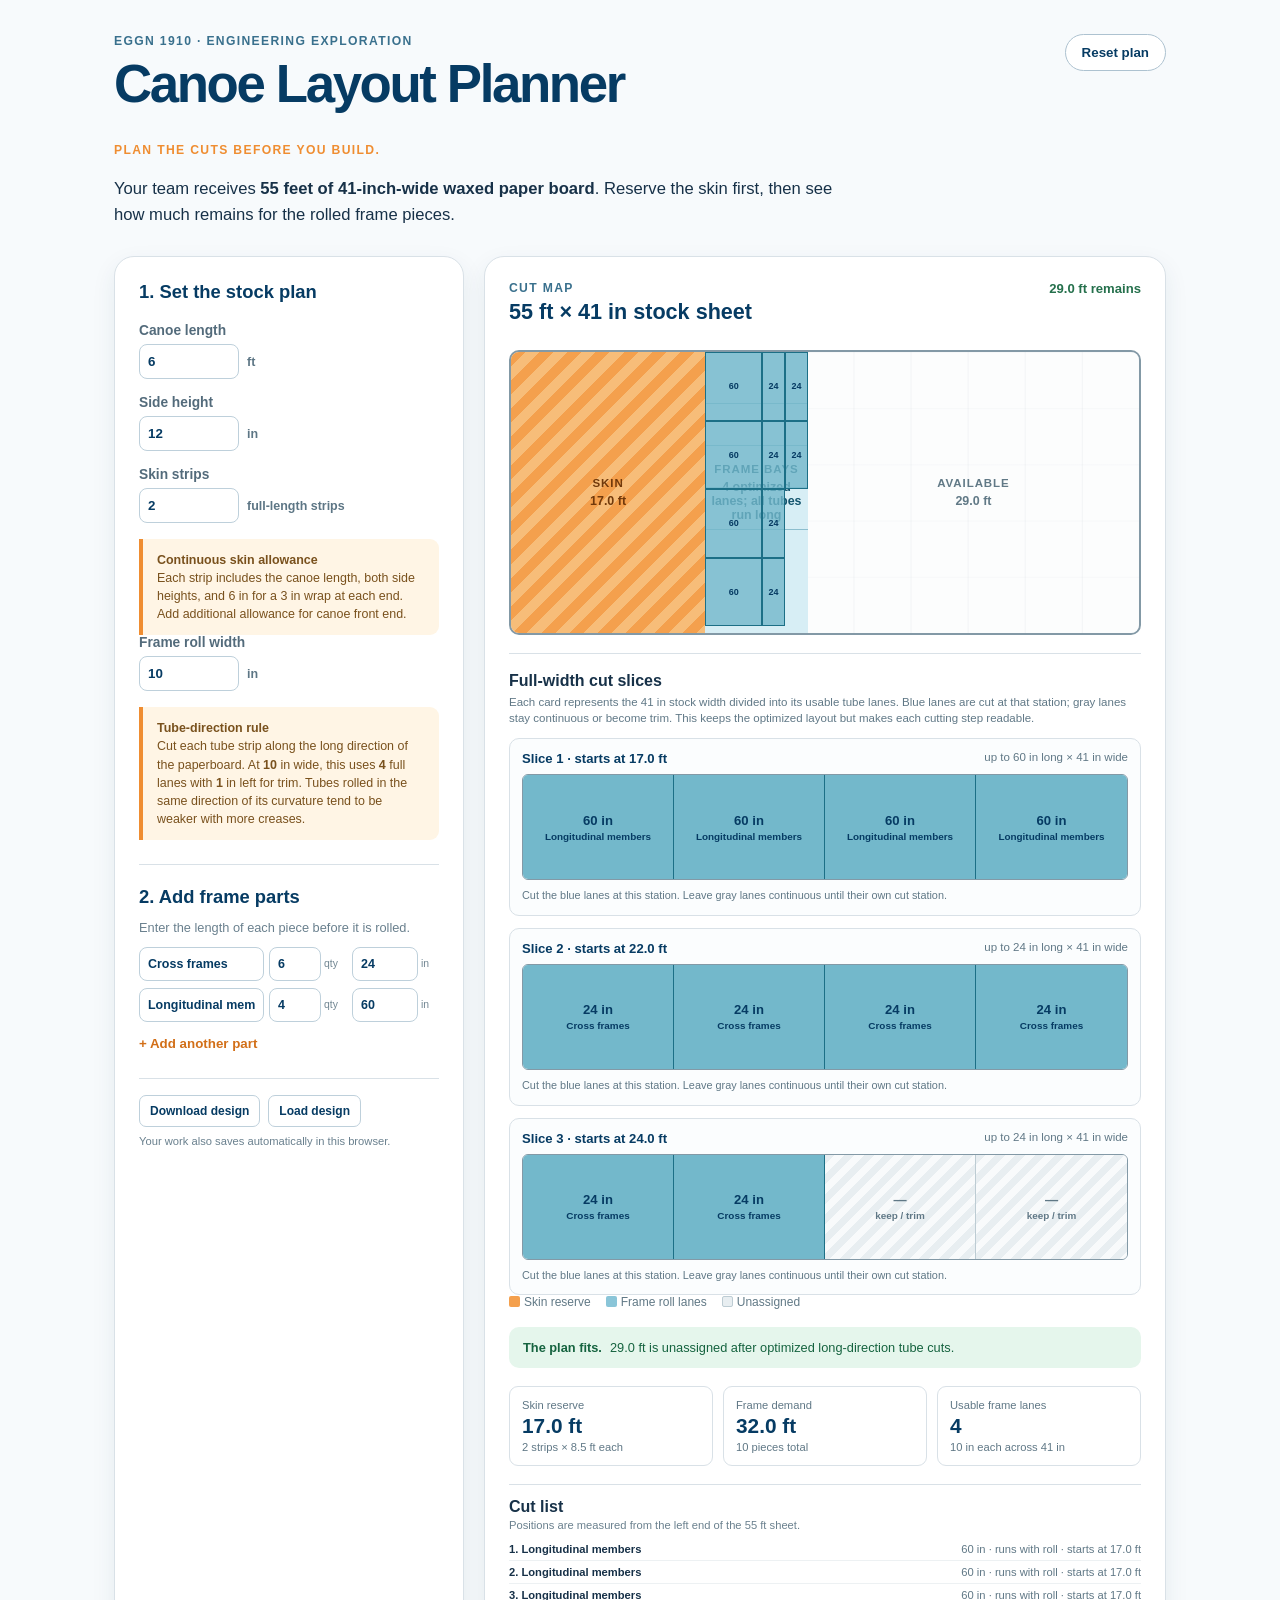
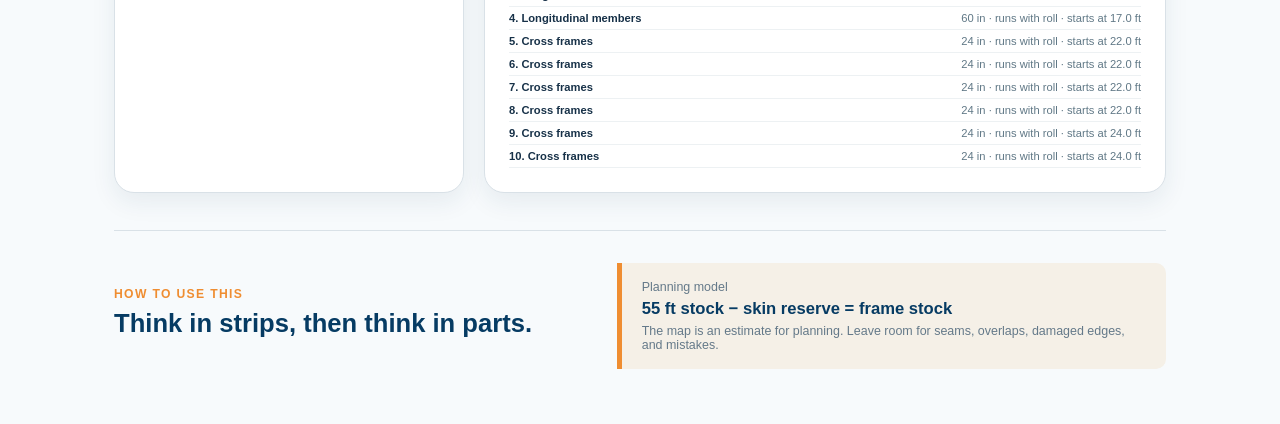
<file: index.html>
<!doctype html>
<html lang="en">
  <head>
    <meta charset="UTF-8" />
    <meta name="viewport" content="width=device-width, initial-scale=1.0" />
    <meta http-equiv="refresh" content="0; url=./Canoe%20Layout%20Planner.html" />
    <title>Canoe Layout Planner</title>
  </head>
  <body>
    <p>Opening the <a href="./Canoe%20Layout%20Planner.html">Canoe Layout Planner</a>…</p>
  </body>
</html>
</file>
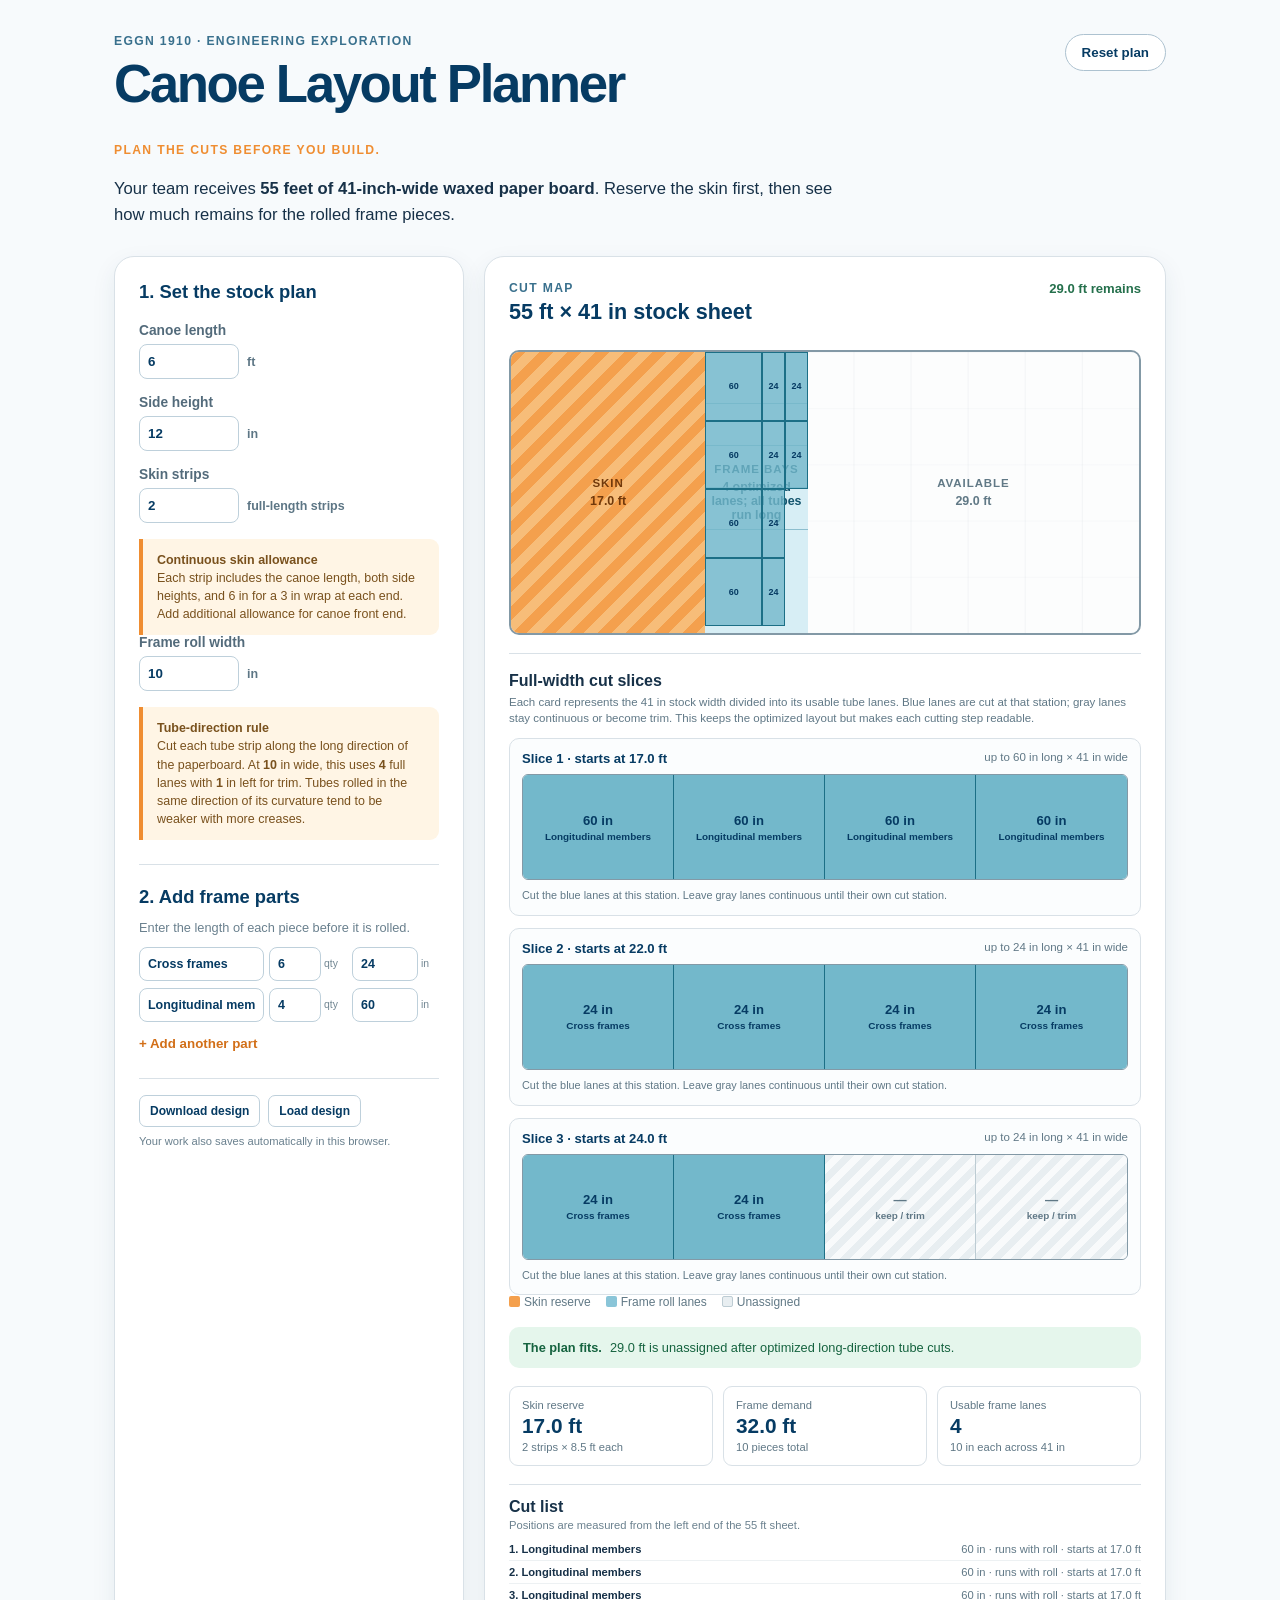
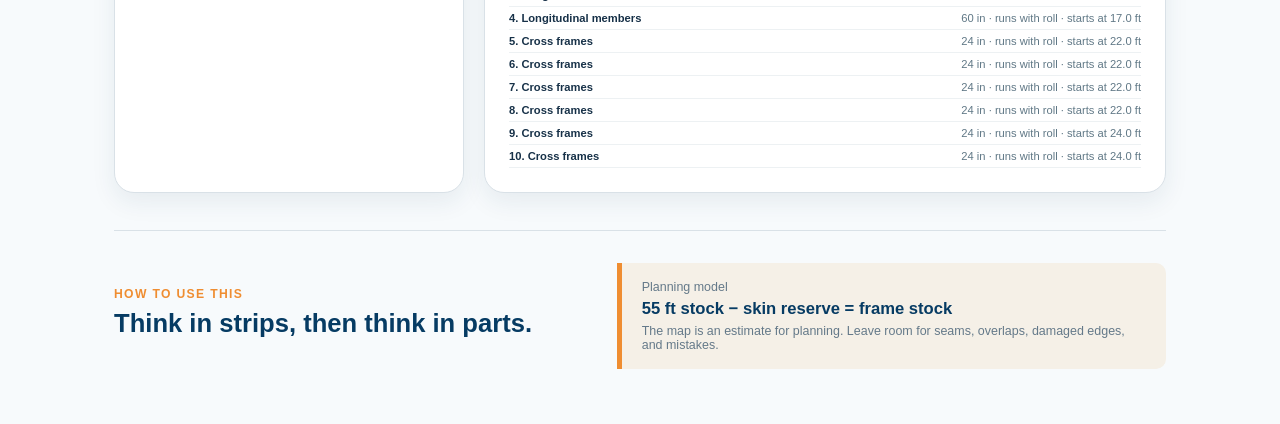
<file: Canoe Layout Planner.html>
<!doctype html>
<html lang="en">
<head>
<meta charset="utf-8">
<meta name="viewport" content="width=device-width, initial-scale=1">
<title>Canoe Layout Planner</title>
<style>
:root{--navy:#063b63;--ink:#173148;--line:#d9e1e7;--orange:#ef8d31;--sky:#dff3fb}*{box-sizing:border-box}body{margin:0;background:#f7fafc;color:var(--ink);font:16px Arial,Helvetica,sans-serif}main{max-width:1180px;margin:auto;padding:34px 5vw 55px}.header{display:flex;justify-content:space-between;gap:20px;align-items:flex-start}.eyebrow,.kicker{margin:0;color:#39708d;font-size:.76rem;font-weight:800;letter-spacing:.11em;text-transform:uppercase}.kicker{color:var(--orange);margin-bottom:8px}h1{margin:5px 0 0;color:var(--navy);font-size:clamp(2rem,5vw,3.3rem);letter-spacing:-.045em}h2{color:var(--navy);font-size:1.15rem;margin:0 0 20px}.reset{border:1px solid #adc2d0;background:#fff;color:var(--navy);border-radius:99px;padding:10px 16px;font-weight:700;cursor:pointer}.intro{max-width:720px;margin:27px 0 28px;font-size:1.04rem;line-height:1.55}.grid{display:grid;grid-template-columns:350px 1fr;gap:20px}.card{background:#fff;border:1px solid var(--line);border-radius:20px;box-shadow:0 9px 25px #16425b14;padding:24px}.field{display:block;margin-bottom:16px}.field>span{display:block;color:#536b7b;font-size:.86rem;font-weight:700;margin-bottom:6px}.field div{display:flex;align-items:center;gap:8px}.field input,.member input{padding:9px 8px;border:1px solid #bed0db;border-radius:8px;color:var(--navy);font-weight:800}.field input{width:100px}.field b{font-size:.78rem;color:#5d7685}.tip{padding:12px 14px;background:#fff5e5;border-left:4px solid var(--orange);border-radius:0 9px 9px 0;color:#79511d;font-size:.78rem;line-height:1.45}.step{border-top:1px solid var(--line);padding-top:21px;margin-top:24px}.helper{margin:-8px 0 12px;color:#6a808e;font-size:.8rem}.member{display:grid;grid-template-columns:1fr 70px 75px;gap:5px;margin-bottom:7px}.member input{min-width:0;width:100%;font-size:.78rem}.member label{display:flex;align-items:center;gap:3px;color:#718692;font-size:.65rem}.member label input{width:45px}.add{border:0;background:none;color:#d26f18;font-weight:800;cursor:pointer;padding:7px 0}.heading{display:flex;justify-content:space-between;gap:10px}.heading h2{margin:4px 0 0;font-size:1.35rem}.heading strong{color:#25704c;font-size:.82rem}.sheet{position:relative;height:285px;margin:25px 0 15px;border:2px solid #8399a6;border-radius:10px;overflow:hidden;background:#f9fbfc;background-image:linear-gradient(to right,#647d8a2e 1px,transparent 1px),linear-gradient(to bottom,#647d8a1a 1px,transparent 1px);background-size:9.09% 100%,100% 20%}.zone{position:absolute;top:0;bottom:0;display:flex;flex-direction:column;justify-content:center;align-items:center;text-align:center}.zone b{font-size:.72rem;letter-spacing:.08em}.zone span{font-size:.78rem;font-weight:800;margin-top:5px}.skin{left:0;width:var(--skin);background:repeating-linear-gradient(135deg,#f4a04d 0 10px,#f7bd79 10px 20px);color:#71390b}.frame{left:var(--skin);width:var(--frame);background:#d7eef5;color:#13546d}.available{left:calc(var(--skin) + var(--frame));right:0;background:#fff9;color:#617986}.frame i{position:absolute;left:0;right:0;height:1px;background:#6daabe;opacity:.7}.legend{display:flex;flex-wrap:wrap;gap:15px;color:#617986;font-size:.75rem}.swatch{display:inline-block;width:11px;height:11px;border-radius:2px;vertical-align:-1px;margin-right:4px}.orange{background:#f4a04d}.blue{background:#8ac5d8}.gray{background:#e8eef1;border:1px solid #bdccd3}.status{display:flex;gap:8px;align-items:baseline;padding:13px 14px;margin-top:18px;border-radius:10px;font-size:.8rem}.good{background:#e5f6ec;color:#15633f}.caution{background:#fff4dc;color:#89520f}.danger{background:#fde7e7;color:#9e302e}.summary{display:grid;grid-template-columns:repeat(3,1fr);gap:10px;margin-top:18px}.summary div{padding:12px;border:1px solid var(--line);border-radius:9px}.summary span,.summary small{display:block;color:#607886;font-size:.7rem}.summary b{display:block;color:var(--navy);font-size:1.3rem;margin:3px 0}.explain{display:grid;grid-template-columns:1fr 1.2fr;gap:45px;align-items:center;border-top:1px solid var(--line);margin-top:37px;padding-top:32px}.explain h2{font-size:1.6rem;margin:8px 0}.equation{background:#f5f0e7;border-left:5px solid var(--orange);padding:17px 20px;border-radius:0 10px 10px 0}.equation span,.equation small{display:block;color:#647989;font-size:.78rem}.equation strong{display:block;color:var(--navy);margin:5px 0;font-size:1.04rem}@media(max-width:800px){.grid,.explain{grid-template-columns:1fr}.summary{grid-template-columns:1fr 1fr}.sheet{height:230px}}@media(max-width:520px){main{padding:24px 14px 40px}.header{display:block}.reset{margin-top:15px}.summary{grid-template-columns:1fr}.member{grid-template-columns:1fr 62px 68px}}
</style>
<style>
.member{grid-template-columns:minmax(125px,1fr) 78px 78px}.member label input{width:52px}.save-tools{display:flex;flex-wrap:wrap;gap:8px;margin-top:20px;padding-top:16px;border-top:1px solid var(--line)}.save-tools button{border:1px solid #bed0db;background:#fff;color:var(--navy);border-radius:7px;padding:8px 10px;font-size:.75rem;font-weight:800;cursor:pointer}.save-note{display:block;width:100%;color:#6a808e;font-size:.7rem}
</style>
<style>.member{grid-template-columns:minmax(125px,1fr) 78px 92px}.member label input{width:52px}.member label:last-child input{width:66px}.sheet #cuts{position:absolute;inset:0;z-index:5;pointer-events:none}.cut-piece{position:absolute;display:flex;align-items:center;justify-content:center;overflow:hidden;border:1px solid #1c6f86;background:#73b8cbcc;color:#063b63;font-size:9px;font-weight:800}.cut-piece.across{background:#efb36ecc;border-color:#a75d19}.cut-list{margin-top:18px;border-top:1px solid var(--line);padding-top:13px}.cut-list>strong,.cut-list>small{display:block}.cut-list>small{color:#6a808e;font-size:.7rem;margin:3px 0 7px}.cut-list div div,.cut-list #cutList>div{display:flex;justify-content:space-between;gap:8px;padding:5px 0;border-bottom:1px solid #edf1f3;font-size:.7rem}.cut-list span{color:#607886;text-align:right}.cut-list .unplaced{color:#9e302e;background:#fde7e7;padding:7px}.cut-list .unplaced span{color:#9e302e}</style>
<style>.slice-detail{margin-top:18px;border-top:1px solid var(--line);padding-top:18px}.slice-detail>strong,.slice-detail>small{display:block}.slice-detail>small{color:#607886;font-size:.72rem;line-height:1.4;margin:4px 0 12px}.slice-list{display:grid;gap:12px}.slice-card{border:1px solid var(--line);border-radius:10px;padding:12px;background:#fbfdfe}.slice-heading{display:flex;justify-content:space-between;gap:12px;color:var(--navy);font-size:.82rem;margin-bottom:8px}.slice-heading span{color:#607886;font-size:.72rem;text-align:right}.slice-grid{display:grid;grid-template-columns:repeat(var(--lanes),minmax(0,1fr));min-height:106px;border:1px solid #8399a6;border-radius:6px;overflow:hidden}.slice-lane{display:flex;flex-direction:column;justify-content:center;align-items:center;text-align:center;gap:3px;padding:8px 4px;border-right:1px solid #1c6f86;background:#73b8cb;color:#063b63;font-size:.82rem;font-weight:800}.slice-lane:last-child{border-right:0}.slice-lane small{font-size:.62rem;font-weight:700;line-height:1.15}.slice-lane.idle{background:repeating-linear-gradient(135deg,#e8eef1 0 7px,#f8fafb 7px 14px);border-color:#bdccd3;color:#607886}.slice-card>small{display:block;color:#607886;font-size:.68rem;line-height:1.35;margin-top:8px}</style>
</head>
<body><main>
<header class="header"><div><p class="eyebrow">EGGN 1910 · Engineering Exploration</p><h1>Canoe Layout Planner</h1></div><button class="reset" onclick="resetPlan()">Reset plan</button></header>
<section class="intro"><p class="kicker">Plan the cuts before you build.</p><p>Your team receives <strong>55 feet of 41-inch-wide waxed paper board</strong>. Reserve the skin first, then see how much remains for the rolled frame pieces.</p></section>
<section class="grid"><aside class="card"><h2>1. Set the stock plan</h2>
<label class="field"><span>Canoe length</span><div><input id="canoeLength" type="number" min="4" max="10" step=".5" value="6" oninput="update()"><b>ft</b></div></label>
<label class="field"><span>Side height</span><div><input id="sideHeight" type="number" min="4" max="24" step="1" value="12" oninput="update()"><b>in</b></div></label>
<label class="field"><span>Skin strips</span><div><input id="skinStrips" type="number" min="1" max="4" value="2" oninput="update()"><b>full-length strips</b></div></label>
<div class="tip"><strong>Continuous skin allowance</strong><br>Each strip includes the canoe length, both side heights, and 6 in for a 3 in wrap at each end. Add additional allowance for canoe front end.</div>
<label class="field"><span>Frame roll width</span><div><input id="rollWidth" type="number" min="6" max="20" value="10" oninput="update()"><b>in</b></div></label>
<div class="tip"><strong>Tube-direction rule</strong><br>Cut each tube strip along the long direction of the paperboard. At <b id="widthValue">10</b> in wide, this uses <b id="laneValue">4</b> full lanes with <b id="trimValue">1</b> in left for trim. Tubes rolled in the same direction of its curvature tend to be weaker with more creases.</div>
<h2 class="step">2. Add frame parts</h2><p class="helper">Enter the length of each piece before it is rolled.</p>
<div id="members"></div><button class="add" onclick="addMember()">+ Add another part</button><div class="save-tools"><button onclick="downloadDesign()">Download design</button><button onclick="document.getElementById('loadFile').click()">Load design</button><input id="loadFile" type="file" accept="application/json,.json" hidden onchange="loadDesign(event)"><small class="save-note">Your work also saves automatically in this browser.</small></div></aside>
<section class="card"><div class="heading"><div><p class="eyebrow">Cut map</p><h2>55 ft × 41 in stock sheet</h2></div><strong id="remainingTop">41.0 ft remains</strong></div>
<div class="sheet" id="sheet"><div class="zone skin"><b>SKIN</b><span id="skinMap">12.0 ft</span></div><div class="zone frame"><b>FRAME BAYS</b><span id="frameMap">4 lanes available</span><i style="top:18%"></i><i style="top:33%"></i><i style="top:48%"></i><i style="top:63%"></i></div><div class="zone available"><b>AVAILABLE</b><span id="availableMap">41.0 ft</span></div><div id="cuts"></div></div>
<div class="slice-detail"><strong>Full-width cut slices</strong><small>Each card represents the 41 in stock width divided into its usable tube lanes. Blue lanes are cut at that station; gray lanes stay continuous or become trim. This keeps the optimized layout but makes each cutting step readable.</small><div id="sliceList" class="slice-list"></div></div>
<div class="legend"><span><i class="swatch orange"></i>Skin reserve</span><span><i class="swatch blue"></i>Frame roll lanes</span><span><i class="swatch gray"></i>Unassigned</span></div><div id="status" class="status good"><strong>The plan fits.</strong><span id="statusText">41.0 ft is unassigned after the entered parts.</span></div>
<div class="summary"><div><span>Skin reserve</span><b id="skinSummary">12.0 ft</b><small id="skinDetail">2 strips × 6 ft</small></div><div><span>Frame demand</span><b id="demandSummary">32.0 ft</b><small id="pieceSummary">10 pieces total</small></div><div><span>Usable frame lanes</span><b id="lanesSummary">4</b><small id="lanesDetail">10 in each across 41 in</small></div></div><div class="cut-list"><strong>Cut list</strong><small>Positions are measured from the left end of the 55 ft sheet.</small><div id="cutList"></div></div></section></section>
<section class="explain"><div><p class="kicker">How to use this</p><h2>Think in strips, then think in parts.</h2></div><div class="equation"><span>Planning model</span><strong>55 ft stock − skin reserve = frame stock</strong><small>The map is an estimate for planning. Leave room for seams, overlaps, damaged edges, and mistakes.</small></div></section>
</main>
<script>
const STOCK=660, WIDTH=41, SAVE_KEY='eggn1910-canoe-layout-v1';let members=[{name:'Cross frames',quantity:6,length:24},{name:'Longitudinal members',quantity:4,length:60}];try{const saved=JSON.parse(localStorage.getItem(SAVE_KEY)||'null');if(saved){document.getElementById('canoeLength').value=saved.canoeLength;document.getElementById('sideHeight').value=saved.sideHeight??12;document.getElementById('skinStrips').value=saved.skinStrips;document.getElementById('rollWidth').value=saved.rollWidth;if(Array.isArray(saved.members))members=saved.members}}catch(e){}
function ft(n){return (n/12).toFixed(1)+' ft'}
function renderMembers(){document.getElementById('members').innerHTML=members.map((m,i)=>`<div class="member"><input aria-label="Part name" value="${m.name}" oninput="members[${i}].name=this.value"><label><input aria-label="Quantity" type="number" min="0" value="${m.quantity}" oninput="members[${i}].quantity=+this.value||0;update()"> qty</label><label><input aria-label="Piece length" type="number" min="0" value="${m.length}" oninput="members[${i}].length=+this.value||0;update()"> in</label></div>`).join('')}
function update(){let l=+document.getElementById('canoeLength').value||0,s=+document.getElementById('skinStrips').value||0,w=+document.getElementById('rollWidth').value||1,skin=l*12*s,frameStock=STOCK-skin,lanes=Math.floor(WIDTH/w),demand=members.reduce((a,m)=>a+m.quantity*m.length,0),frameUsed=Math.ceil(demand/Math.max(1,lanes)),remaining=frameStock-frameUsed;document.getElementById('widthValue').textContent=w;document.getElementById('laneValue').textContent=lanes;document.getElementById('trimValue').textContent=Math.max(0,WIDTH-lanes*w);document.getElementById('sheet').style.setProperty('--skin',Math.min(100,skin/STOCK*100)+'%');document.getElementById('sheet').style.setProperty('--frame',Math.min(100,frameUsed/STOCK*100)+'%');document.getElementById('skinMap').textContent=ft(skin);document.getElementById('frameMap').textContent=lanes+' lanes × '+ft(Math.max(0,frameStock))+' available';document.getElementById('availableMap').textContent=ft(Math.max(0,remaining));document.getElementById('remainingTop').textContent=remaining<0?'Over allowance':ft(remaining)+' remains';document.getElementById('skinSummary').textContent=ft(skin);document.getElementById('skinDetail').textContent=s+' strips × '+l+' ft';document.getElementById('demandSummary').textContent=ft(demand);document.getElementById('pieceSummary').textContent=members.reduce((a,m)=>a+m.quantity,0)+' pieces total';document.getElementById('lanesSummary').textContent=lanes;document.getElementById('lanesDetail').textContent=w+' in each across 41 in';let status=document.getElementById('status');status.className='status '+(remaining<0?'danger':remaining<36?'caution':'good');status.innerHTML='<strong>'+(remaining<0?'The plan is over the 55 ft allowance.':remaining<36?'This plan is tight.':'The plan fits.')+'</strong><span id="statusText">'+ft(Math.max(0,remaining))+' is unassigned after the entered parts.</span>'}
function packParts(frameStart,frameLength,rollWidth,items){let best=null;const orders=[items.slice().sort((a,b)=>b.length-a.length),items.slice().sort((a,b)=>(b.length*b.quantity)-(a.length*a.quantity))];orders.forEach(order=>{let free=[{x:frameStart,y:0,w:frameLength,h:WIDTH}],placed=[],unplaced=[];order.forEach(item=>{for(let n=0;n<item.quantity;n++){let options=[];free.forEach((r,ri)=>{[[item.length,rollWidth,'along'],[rollWidth,item.length,'across']].forEach(([pw,ph,orientation])=>{if(pw<=r.w&&ph<=r.h)options.push({r,ri,pw,ph,orientation,score:(r.w-pw)*(r.h-ph)})})});if(!options.length){unplaced.push({name:item.name,length:item.length});return}options.sort((a,b)=>a.score-b.score);let o=options[0];placed.push({name:item.name,length:item.length,x:o.r.x,y:o.r.y,w:o.pw,h:o.ph,orientation:o.orientation});free.splice(o.ri,1);if(o.r.w-o.pw>0)free.push({x:o.r.x+o.pw,y:o.r.y,w:o.r.w-o.pw,h:o.ph});if(o.r.h-o.ph>0)free.push({x:o.r.x,y:o.r.y+o.ph,w:o.r.w,h:o.r.h-o.ph})}});let score=unplaced.length*100000-placed.reduce((a,p)=>a+p.w*p.h,0);if(!best||score<best.score)best={placed,unplaced,score}});return best}
function update(){let l=+document.getElementById('canoeLength').value||0,s=+document.getElementById('skinStrips').value||0,w=+document.getElementById('rollWidth').value||1,skin=l*12*s,frameStock=Math.max(0,STOCK-skin),lanes=Math.floor(WIDTH/w),demand=members.reduce((a,m)=>a+m.quantity*m.length,0),pack=packParts(skin,frameStock,w,members),placed=pack.placed,unplaced=pack.unplaced,usedEnd=placed.length?Math.max(...placed.map(p=>p.x+p.w)):skin,remaining=STOCK-usedEnd;document.getElementById('widthValue').textContent=w;document.getElementById('laneValue').textContent=lanes;document.getElementById('trimValue').textContent=Math.max(0,WIDTH-lanes*w);document.getElementById('sheet').style.setProperty('--skin',Math.min(100,skin/STOCK*100)+'%');document.getElementById('sheet').style.setProperty('--frame',Math.min(100,Math.max(0,usedEnd-skin)/STOCK*100)+'%');document.getElementById('skinMap').textContent=ft(skin);document.getElementById('frameMap').textContent=placed.length+' pieces packed';document.getElementById('availableMap').textContent=ft(Math.max(0,remaining));document.getElementById('remainingTop').textContent=unplaced.length?'Pieces need more space':ft(Math.max(0,remaining))+' remains';document.getElementById('skinSummary').textContent=ft(skin);document.getElementById('skinDetail').textContent=s+' strips × '+l+' ft';document.getElementById('demandSummary').textContent=ft(demand);document.getElementById('pieceSummary').textContent=(placed.length+unplaced.length)+' pieces total';document.getElementById('lanesSummary').textContent=lanes;document.getElementById('lanesDetail').textContent=w+' in each across 41 in';document.getElementById('cuts').innerHTML=placed.map(p=>`<span class="cut-piece ${p.orientation}" style="left:${p.x/STOCK*100}%;top:${p.y/WIDTH*100}%;width:${p.w/STOCK*100}%;height:${p.h/WIDTH*100}%" title="${p.name}: ${p.length} in, ${p.orientation}">${p.length}</span>`).join('');document.getElementById('cutList').innerHTML=placed.map((p,i)=>`<div><b>${i+1}. ${p.name}</b><span>${p.length} in · ${p.orientation} · starts at ${ft(p.x)}</span></div>`).join('')+(unplaced.length?'<div class="unplaced"><b>Not placed</b><span>'+unplaced.map(p=>p.name+' ('+p.length+' in)').join(', ')+'</span></div>':'');let status=document.getElementById('status');status.className='status '+(unplaced.length?'danger':remaining<36?'caution':'good');status.innerHTML='<strong>'+(unplaced.length?'Some parts do not fit.':remaining<36?'This plan is tight.':'The plan fits.')+'</strong><span>'+(unplaced.length?unplaced.length+' part(s) need a different design or more material.':ft(Math.max(0,remaining))+' is unassigned after the packed cuts.')+'</span>'}
let selectedBay=0,bayPlan=[];
function buildBayPlan(frameStart,frameLength,rollWidth,items){let lanes=Math.max(1,Math.floor(WIDTH/rollWidth)),pieces=[];items.forEach(item=>{for(let n=0;n<item.quantity;n++){let length=Math.round((+item.length||0)*10);if(length>0)pieces.push({name:item.name,length:length/10,units:length})}});pieces.sort((a,b)=>b.units-a.units);let greedyGroups=Array.from({length:lanes},()=>[]),greedyLoads=Array(lanes).fill(0);pieces.forEach(piece=>{let lane=greedyLoads.indexOf(Math.min(...greedyLoads));greedyGroups[lane].push(piece);greedyLoads[lane]+=piece.units});let types=[];pieces.forEach(piece=>{let previous=types.find(type=>type.name===piece.name&&type.units===piece.units);if(previous)previous.count++;else types.push({name:piece.name,units:piece.units,count:1})});let groups=greedyGroups,loads=greedyLoads,total=pieces.reduce((sum,piece)=>sum+piece.units,0),low=Math.max(Math.ceil(total/lanes),...pieces.map(piece=>piece.units),0),high=Math.max(...greedyLoads,0),exhausted=false;function fitWithin(limit){let trialGroups=Array.from({length:lanes},()=>[]),trialLoads=Array(lanes).fill(0),nodes=0,limitNodes=1200000;function place(typeIndex,remaining){if(++nodes>limitNodes){exhausted=true;return false}if(typeIndex===types.length)return true;let type=types[typeIndex];if(remaining===0)return place(typeIndex+1,typeIndex+1<types.length?types[typeIndex+1].count:0);let seen=new Set;for(let lane=0;lane<lanes;lane++){if(seen.has(trialLoads[lane]))continue;seen.add(trialLoads[lane]);if(trialLoads[lane]+type.units>limit)continue;let piece={name:type.name,length:type.units/10,units:type.units};trialLoads[lane]+=type.units;trialGroups[lane].push(piece);if(place(typeIndex,remaining-1))return true;trialGroups[lane].pop();trialLoads[lane]-=type.units;/* continue checking non-equivalent lanes */}return false}return place(0,types.length?types[0].count:0)?{groups:trialGroups,loads:trialLoads}:null}while(low<high&&!exhausted){let middle=Math.floor((low+high)/2),candidate=fitWithin(middle);if(candidate)high=middle;else low=middle+1}let exact=!exhausted?fitWithin(low):null;if(exact){groups=exact.groups;loads=exact.loads}let optimalLength=Math.max(...loads)/10,sliceGroups=[];for(let index=0;index<pieces.length;index+=lanes)sliceGroups.push(pieces.slice(index,index+lanes));let sliceLength=sliceGroups.reduce((sum,slice)=>sum+Math.max(...slice.map(piece=>piece.length)),0),useSlices=sliceLength<=optimalLength+.001,placements=[],unplaced=[],bays=[];if(useSlices){let laneGroups=Array.from({length:lanes},()=>[]),x=frameStart;sliceGroups.forEach(slice=>{let length=Math.max(...slice.map(piece=>piece.length));if(x+length>STOCK){slice.forEach(piece=>unplaced.push(piece));return}slice.forEach((piece,lane)=>{piece.x=x;piece.y=lane*rollWidth;piece.w=piece.length;piece.h=rollWidth;piece.orientation='along';placements.push(piece);laneGroups[lane].push(piece)});x+=length});bays=laneGroups.filter(group=>group.length).map((group,index)=>({kind:'long',index,length:group.reduce((sum,piece)=>sum+piece.length,0),pieces:group}));return {bays,placements,unplaced,usedEnd:x}}bays=groups.filter(group=>group.length).map((group,index)=>({kind:'long',index,length:group.reduce((sum,piece)=>sum+piece.length,0),pieces:group}));bays.forEach((bay,lane)=>{bay.x=frameStart;if(bay.length>frameLength){bay.pieces.forEach(piece=>unplaced.push(piece));return}let offset=0;bay.pieces.forEach(piece=>{piece.x=frameStart+offset;piece.y=lane*rollWidth;piece.w=piece.length;piece.h=rollWidth;piece.orientation='along';placements.push(piece);offset+=piece.length})});return {bays,placements,unplaced,usedEnd:frameStart+optimalLength}}
function renderBayDetail(){let detail=document.getElementById('bayDrawing'),bay=bayPlan[selectedBay];if(!bay){document.getElementById('bayTitle').textContent='No frame bays';document.getElementById('bayDimensions').textContent='';document.getElementById('bayCounter').textContent='0 of 0';detail.innerHTML='';return}document.getElementById('bayTitle').textContent='Bay '+(selectedBay+1)+' detail';document.getElementById('bayDimensions').textContent=bay.length+' in × '+WIDTH+' in';document.getElementById('bayCounter').textContent=(selectedBay+1)+' of '+bayPlan.length;detail.innerHTML=bay.pieces.map(p=>`<span class="bay-piece ${bay.kind==='short'?'short':''}" style="left:${(p.x-bay.x)/bay.length*100}%;top:${p.y/WIDTH*100}%;width:${p.w/bay.length*100}%;height:${p.h/WIDTH*100}%" title="${p.name}: ${p.length} in">${p.length}</span>`).join('');document.querySelector('.bay-controls button').disabled=selectedBay===0;document.querySelectorAll('.bay-controls button')[1].disabled=selectedBay===bayPlan.length-1}
function renderBayDetail(){let target=document.getElementById('sliceList'),rollWidth=+document.getElementById('rollWidth').value||0,lanes=Math.max(1,Math.floor(WIDTH/rollWidth)),pieces=bayPlan.flatMap(bay=>bay.pieces.filter(piece=>typeof piece.x!=='undefined'));if(!pieces.length){target.innerHTML='<div class="slice-card">No frame pieces fit in the available stock.</div>';return}let starts=[...new Set(pieces.map(piece=>piece.x))].sort((a,b)=>a-b);target.innerHTML=starts.map((start,index)=>{let cuts=pieces.filter(piece=>piece.x===start),sliceLength=Math.max(...cuts.map(piece=>piece.length)),cells=Array.from({length:lanes},(_,lane)=>{let piece=cuts.find(candidate=>Math.round(candidate.y/rollWidth)===lane);return piece?`<div class="slice-lane"><b>${piece.length} in</b><small>${piece.name}</small></div>`:'<div class="slice-lane idle"><b>—</b><small>keep / trim</small></div>'}).join('');return `<article class="slice-card"><div class="slice-heading"><strong>Slice ${index+1} · starts at ${ft(start)}</strong><span>up to ${sliceLength} in long × 41 in wide</span></div><div class="slice-grid" style="--lanes:${lanes}">${cells}</div><small>Cut the blue lane${cuts.length===1?'':'s'} at this station. Leave gray lanes continuous until their own cut station.</small></article>`}).join('')}
function changeBay(){renderBayDetail()}
function update(){let l=+document.getElementById('canoeLength').value||0,h=+document.getElementById('sideHeight').value||0,s=+document.getElementById('skinStrips').value||0,w=+document.getElementById('rollWidth').value||1,skinPerStrip=l*12+2*h+6,skin=skinPerStrip*s,frameStock=Math.max(0,STOCK-skin),lanes=Math.floor(WIDTH/w),demand=members.reduce((a,m)=>a+m.quantity*m.length,0),pack=buildBayPlan(skin,frameStock,w,members),placed=pack.placements,unplaced=pack.unplaced,usedEnd=placed.length?Math.max(...placed.map(p=>p.x+p.w)):skin,remaining=STOCK-usedEnd;bayPlan=pack.bays;selectedBay=Math.min(selectedBay,Math.max(0,bayPlan.length-1));document.getElementById('widthValue').textContent=w;document.getElementById('laneValue').textContent=lanes;document.getElementById('trimValue').textContent=Math.max(0,WIDTH-lanes*w);document.getElementById('sheet').style.setProperty('--skin',Math.min(100,skin/STOCK*100)+'%');document.getElementById('sheet').style.setProperty('--frame',Math.min(100,Math.max(0,usedEnd-skin)/STOCK*100)+'%');document.getElementById('skinMap').textContent=ft(skin);document.getElementById('frameMap').textContent=bayPlan.length+' optimized lanes; all tubes run long';document.getElementById('availableMap').textContent=ft(Math.max(0,remaining));document.getElementById('remainingTop').textContent=unplaced.length?'Pieces need more space':ft(Math.max(0,remaining))+' remains';document.getElementById('skinSummary').textContent=ft(skin);document.getElementById('skinDetail').textContent=s+' strips × '+ft(skinPerStrip)+' each';document.getElementById('demandSummary').textContent=ft(demand);document.getElementById('pieceSummary').textContent=(placed.length+unplaced.length)+' pieces total';document.getElementById('lanesSummary').textContent=lanes;document.getElementById('lanesDetail').textContent=w+' in each across 41 in';document.getElementById('cuts').innerHTML=placed.map(p=>`<span class="cut-piece ${p.orientation}" style="left:${p.x/STOCK*100}%;top:${p.y/WIDTH*100}%;width:${p.w/STOCK*100}%;height:${p.h/WIDTH*100}%" title="${p.name}: ${p.length} in, ${p.orientation}">${p.length}</span>`).join('');document.getElementById('cutList').innerHTML=placed.map((p,i)=>`<div><b>${i+1}. ${p.name}</b><span>${p.length} in · runs with roll · starts at ${ft(p.x)}</span></div>`).join('')+(unplaced.length?'<div class="unplaced"><b>Not placed</b><span>'+unplaced.map(p=>p.name+' ('+p.length+' in)').join(', ')+'</span></div>':'');let status=document.getElementById('status');status.className='status '+(unplaced.length?'danger':remaining<36?'caution':'good');status.innerHTML='<strong>'+(unplaced.length?'Some parts do not fit.':remaining<36?'This plan is tight.':'The plan fits.')+'</strong><span>'+(unplaced.length?unplaced.length+' part(s) need a different design or more material.':ft(Math.max(0,remaining))+' is unassigned after optimized long-direction tube cuts.')+'</span>';renderBayDetail()}
function addMember(){members.push({name:'New frame part',quantity:1,length:24});renderMembers();update()}
function downloadDesign(){const data={canoeLength:+document.getElementById('canoeLength').value,sideHeight:+document.getElementById('sideHeight').value,skinStrips:+document.getElementById('skinStrips').value,rollWidth:+document.getElementById('rollWidth').value,members};const blob=new Blob([JSON.stringify(data,null,2)],{type:'application/json'}),url=URL.createObjectURL(blob),a=document.createElement('a');a.href=url;a.download='canoe-layout-design.json';a.click();URL.revokeObjectURL(url)}
function loadDesign(event){const file=event.target.files[0];if(!file)return;const reader=new FileReader();reader.onload=()=>{try{const data=JSON.parse(reader.result);document.getElementById('canoeLength').value=data.canoeLength;document.getElementById('sideHeight').value=data.sideHeight??12;document.getElementById('skinStrips').value=data.skinStrips;document.getElementById('rollWidth').value=data.rollWidth;if(Array.isArray(data.members))members=data.members;renderMembers();update()}catch(e){alert('That file could not be loaded as a canoe design.')}};reader.readAsText(file);event.target.value=''}
function resetPlan(){document.getElementById('canoeLength').value=6;document.getElementById('sideHeight').value=12;document.getElementById('skinStrips').value=2;document.getElementById('rollWidth').value=10;members=[{name:'Cross frames',quantity:6,length:24},{name:'Longitudinal members',quantity:4,length:60}];renderMembers();update()}
setInterval(()=>{try{localStorage.setItem(SAVE_KEY,JSON.stringify({canoeLength:+document.getElementById('canoeLength').value,sideHeight:+document.getElementById('sideHeight').value,skinStrips:+document.getElementById('skinStrips').value,rollWidth:+document.getElementById('rollWidth').value,members}))}catch(e){}},500);
renderMembers();update();
</script></body></html>
</file>
